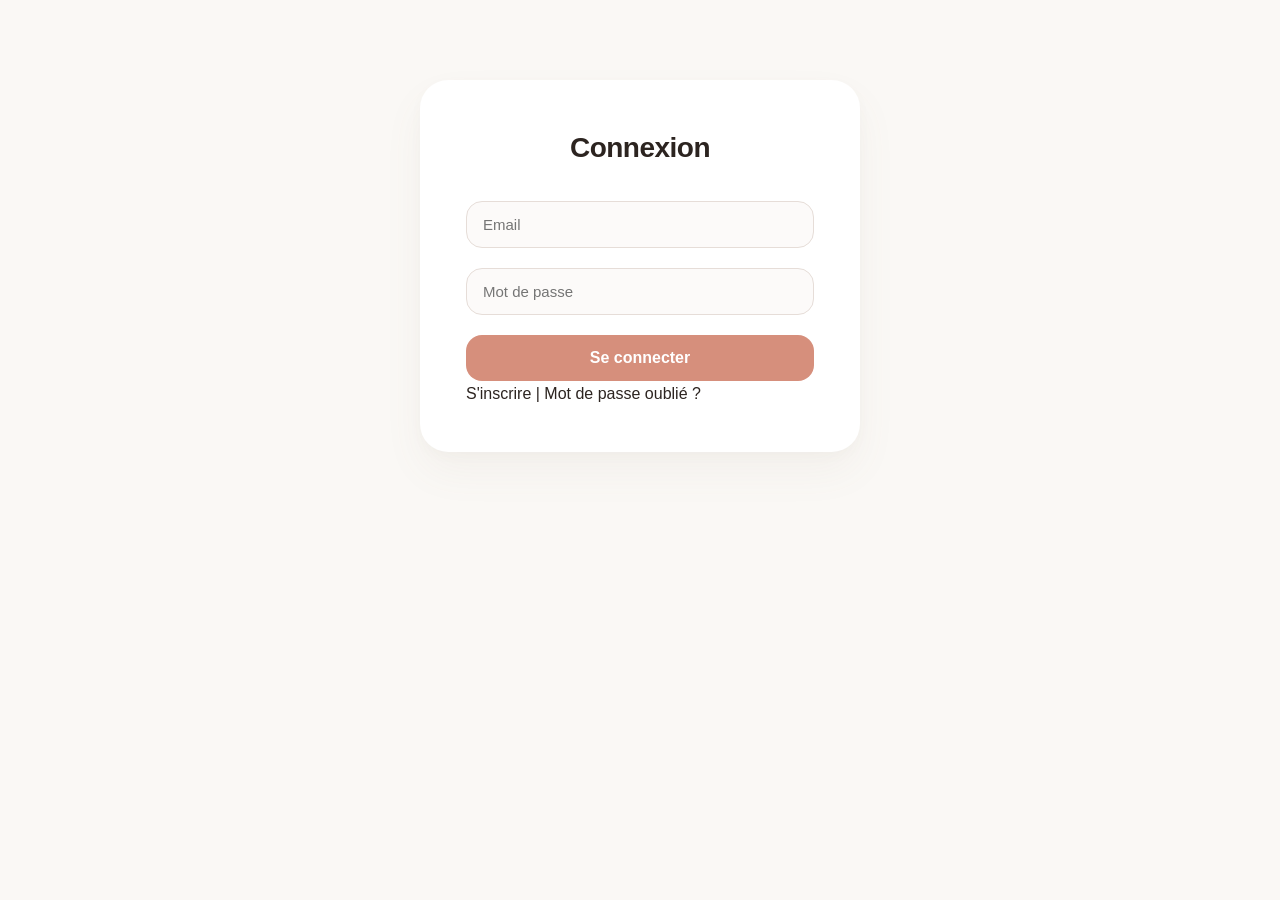
<file: index.html>
<!DOCTYPE html>
<html lang="fr">
<head>
    <meta charset="UTF-8">
    <meta http-equiv="refresh" content="0; url=vues/clients/login.html">
    <title>Redirection vers le réseau social</title>
</head>
<body>
    <p>Redirection vers l'application...</p>
    <a href="vues/clients/login.html">Cliquez ici si la redirection ne fonctionne pas.</a>
</body>
</html>
</file>
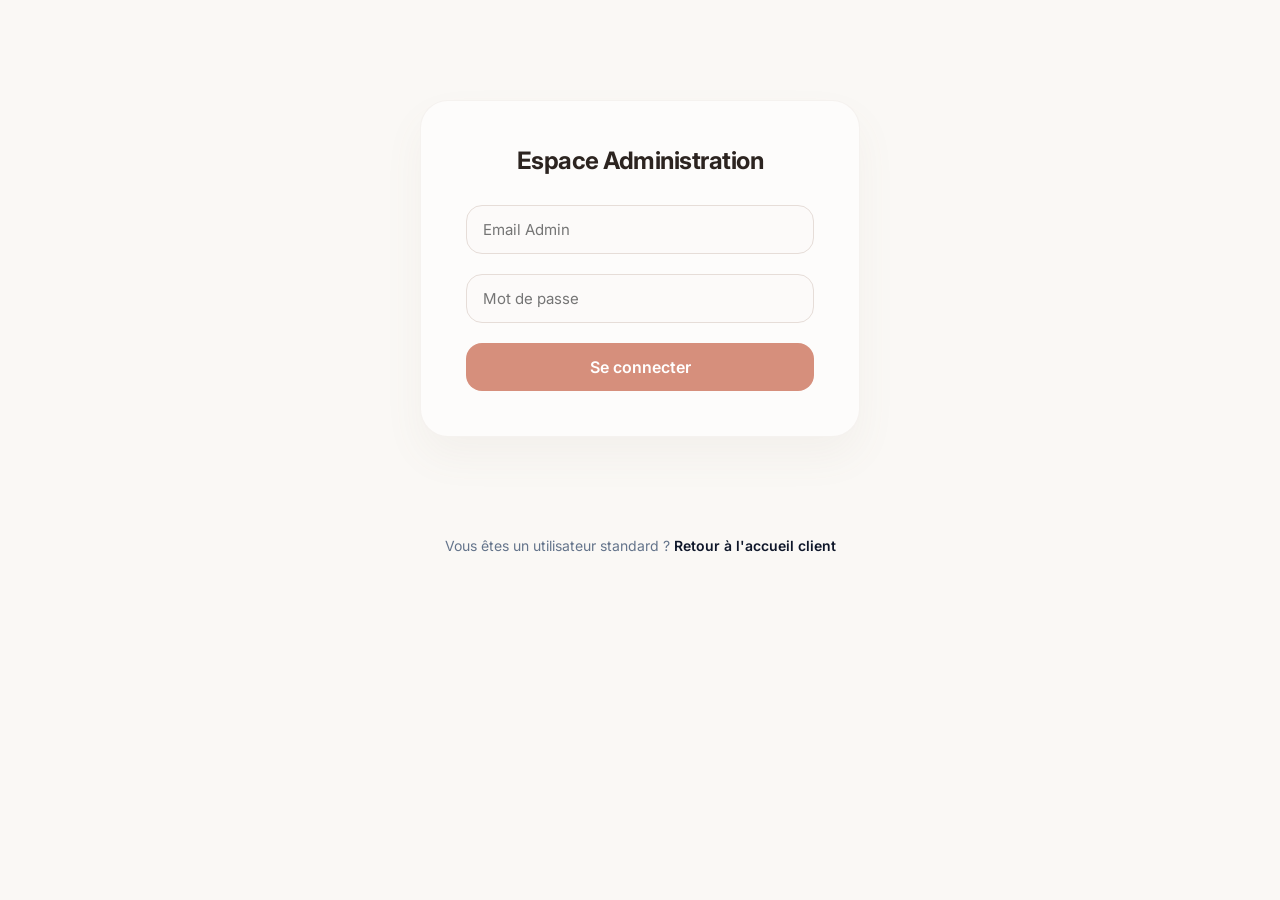
<file: vues/back-office/admin-login.html>
<!DOCTYPE html>
<html lang="fr">
<head>
    <meta charset="UTF-8">
    <title>Back-Office - Connexion</title>
    <link rel="stylesheet" href="../../assets/css/admin.css">
</head>
<body>
    <div class="login-container">
        <h2>Espace Administration</h2>
        <form id="adminLoginForm">
            <input type="email" id="email" placeholder="Email Admin" required>
            <input type="password" id="password" placeholder="Mot de passe" required>
            <button type="submit">Se connecter</button>
        </form>
        <div id="loginMessage" class="message"></div>
    </div>
    <p style="text-align: center; margin-top: 20px; font-size: 14px; color: #64748b;">
        Vous êtes un utilisateur standard ? 
        <a href="../../vues/clients/login.html" style="color: #0f172a; font-weight: 600; text-decoration: none;">Retour à l'accueil client</a>
    </p>
</div>
    <script src="../../assets/js/admin-auth.js"></script>
</body>
</html>
</file>
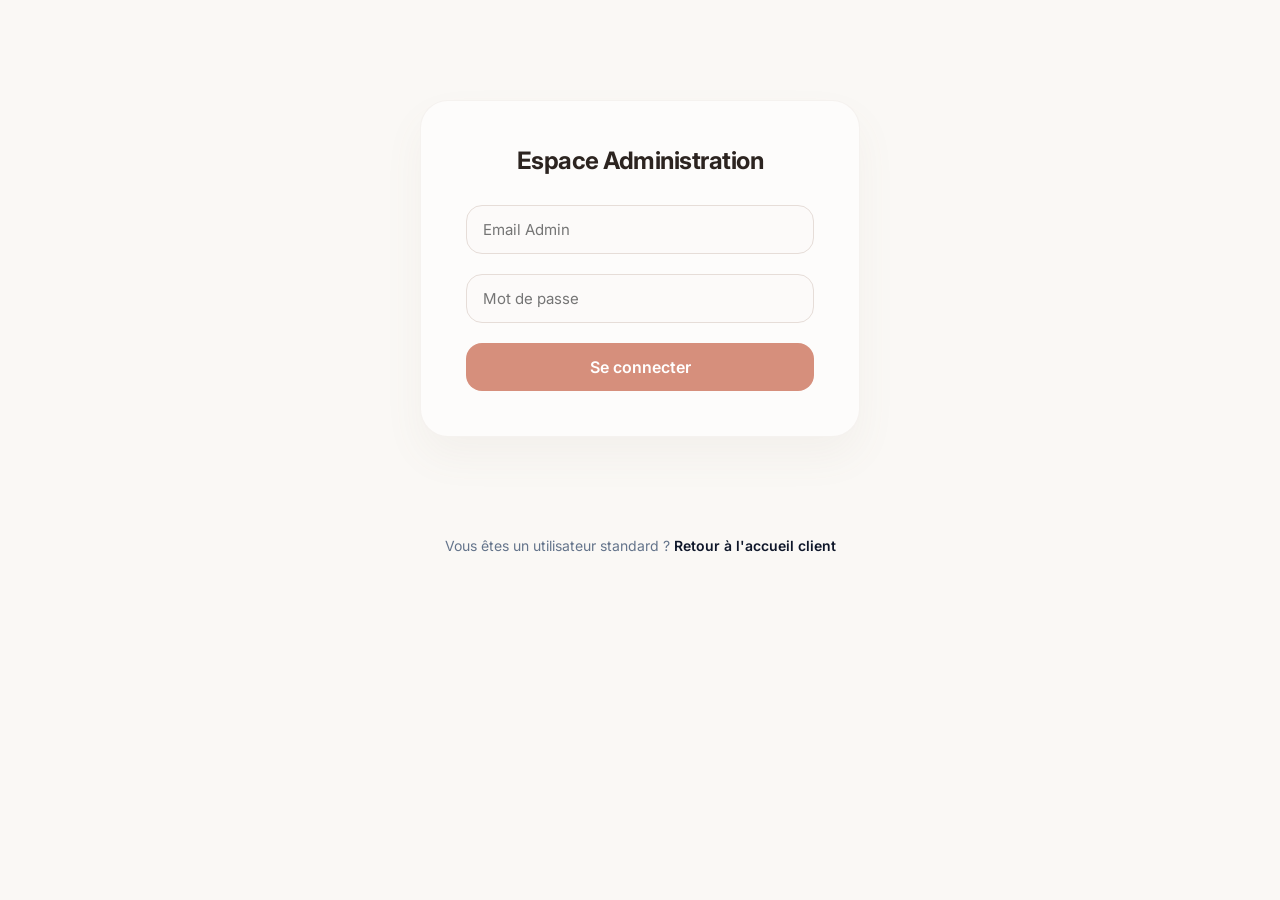
<file: vues/back-office/dashboard.html>
<!DOCTYPE html>
<html lang="fr">
<head>
    <meta charset="UTF-8">
    <title>Dashboard Administration</title>
    <link rel="stylesheet" href="../../assets/css/admin.css">
</head>
<body>
    <div class="admin-container">
        <nav>
            <h2>Panel Admin</h2>
            <a href="../../vues/clients/accueil.html" style="color:#94a3b8; text-decoration: none; font-size: 14px; padding: 5px 10px; border-radius: 8px; transition: 0.2s;">⬅️ Retour à l'accueil</a>
            <div>
                <span id="roleDisplay">Rôle : </span>
                <button id="adminLogoutBtn">Déconnexion</button>
            </div>
        </nav>

        <div class="dashboard">
            <!-- Section Statistiques (Graphiques simples CSS) -->
            <h3>Statistiques Globales</h3>
            <div class="stats-grid" id="statsGrid">
                <div class="stat-box"><h4>Utilisateurs</h4><span id="statUsers">0</span></div>
                <div class="stat-box"><h4>Publications</h4><span id="statPosts">0</span></div>
                <div class="stat-box"><h4>Commentaires</h4><span id="statComments">0</span></div>
                <div class="stat-box"><h4>Messages</h4><span id="statMessages">0</span></div>
            </div>

                            <!-- Section Modération : Gestion des Utilisateurs -->
                <div class="admin-section">
                    <div style="display: flex; justify-content: space-between; align-items: center; margin-bottom: 20px;">
                        <h3 style="margin: 0;">Gestion des Utilisateurs</h3>
                        
                        <!-- Bouton "+" pour ouvrir la pop-up (visible uniquement pour l'admin) -->
                        <button id="openAddStaffBtn" style="display: none; background: #0f172a; color: white; border: none; padding: 8px 16px; border-radius: 30px; font-weight: bold; font-size: 20px; cursor: pointer; transition: 0.2s;">
                            +
                        </button>
                    </div>

                    <!-- Le tableau des utilisateurs -->
                    <table id="usersTable">
                        <thead><tr><th>ID</th><th>Nom</th><th>Email</th><th>Rôle</th><th>Actions</th></tr></thead>
                        <tbody></tbody>
                    </table>
                </div>
                
                <!-- LA POP-UP (MODALE) D'AJOUT DE STAFF (Cachée par défaut) -->
               
                <div id="addStaffModal" style="display: none; position: fixed; top: 0; left: 0; width: 100%; height: 100%; background: rgba(0, 0, 0, 0.5); backdrop-filter: blur(4px); z-index: 9999; justify-content: center; align-items: center;">
                    
                    <div style="background: white; width: 100%; max-width: 450px; padding: 30px; border-radius: 20px; box-shadow: 0 20px 40px rgba(0,0,0,0.2); position: relative;">
                        
                        <!-- Bouton Fermer (X) en haut à droite -->
                        <button id="closeModalBtn" style="position: absolute; top: 15px; right: 20px; background: none; border: none; font-size: 24px; cursor: pointer; color: #64748b;">&times;</button>
                        
                        <h3 style="margin-top: 0; color: #0f172a;">Ajouter un membre du staff</h3>
                        
                        <!-- Formulaire dans la pop-up -->
                        <form id="addStaffForm">
                            <div class="form-group" style="margin-bottom: 15px;">
                                <label style="display: block; font-weight: 500; margin-bottom: 5px; font-size: 14px;">Nom</label>
                                <input type="text" id="new_nom" placeholder="Nom" required style="width: 100%; padding: 10px; border: 1px solid #e2e8f0; border-radius: 10px;">
                            </div>
                            <div class="form-group" style="margin-bottom: 15px;">
                                <label style="display: block; font-weight: 500; margin-bottom: 5px; font-size: 14px;">Prénom</label>
                                <input type="text" id="new_prenom" placeholder="Prénom" required style="width: 100%; padding: 10px; border: 1px solid #e2e8f0; border-radius: 10px;">
                            </div>
                            <div class="form-group" style="margin-bottom: 15px;">
                                <label style="display: block; font-weight: 500; margin-bottom: 5px; font-size: 14px;">Email</label>
                                <input type="email" id="new_email" placeholder="Email" required style="width: 100%; padding: 10px; border: 1px solid #e2e8f0; border-radius: 10px;">
                            </div>
                            <div class="form-group" style="margin-bottom: 20px;">
                                <label style="display: block; font-weight: 500; margin-bottom: 5px; font-size: 14px;">Rôle</label>
                                <select id="new_role" required style="width: 100%; padding: 10px; border: 1px solid #e2e8f0; border-radius: 10px; background: white;">
                                    <option value="moderator">Modérateur</option>
                                    <option value="admin">Administrateur</option>
                                </select>
                            </div>
                            
                            <button type="submit" style="width: 100%; background: #0f172a; color: white; border: none; padding: 12px; border-radius: 10px; cursor: pointer; font-weight: 600; font-size: 16px;">
                                Ajouter
                            </button>
                        </form>
                        
                        <div id="staffMessage" class="message-box" style="margin-top: 15px; padding: 10px; border-radius: 8px; text-align: center; display: none;"></div>
                    </div>
                </div>

            <!-- Section Modération : Gestion des Posts -->
            <div class="admin-section">
                <h3>Gestion des Publications (Modération)</h3>
                <table id="postsTable">
                    <thead><tr><th>Auteur</th><th>Contenu</th><th>Date</th><th>Actions</th></tr></thead>
                    <tbody></tbody>
                </table>
            </div>
        </div>
    </div>
    <script src="../../assets/js/admin-dashboard.js"></script>
    <script src="../../assets/js/admin-logout.js"></script>
</body>
</html>
</file>
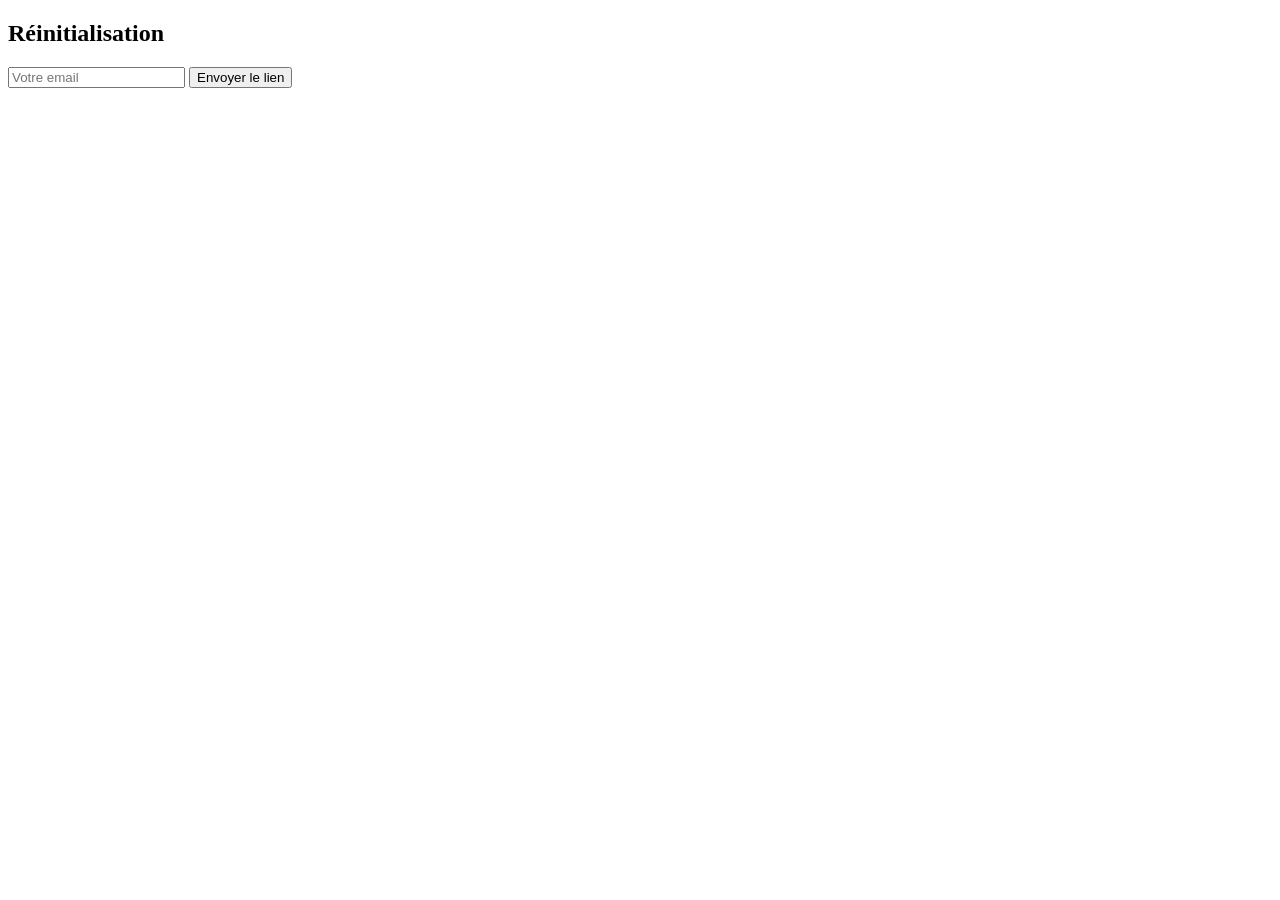
<file: vues/clients/forgot_password.html>
<!DOCTYPE html>
<html>
<head><title>Mot de passe oublié</title></head>
<body>
    <h2>Réinitialisation</h2>
    <form id="forgotForm">
        <input type="email" id="email" placeholder="Votre email" required>
        <button type="submit">Envoyer le lien</button>
    </form>
    <div id="message"></div>
    <script src="../../assets/js/auth.js"></script>
</body>
</html>
</file>
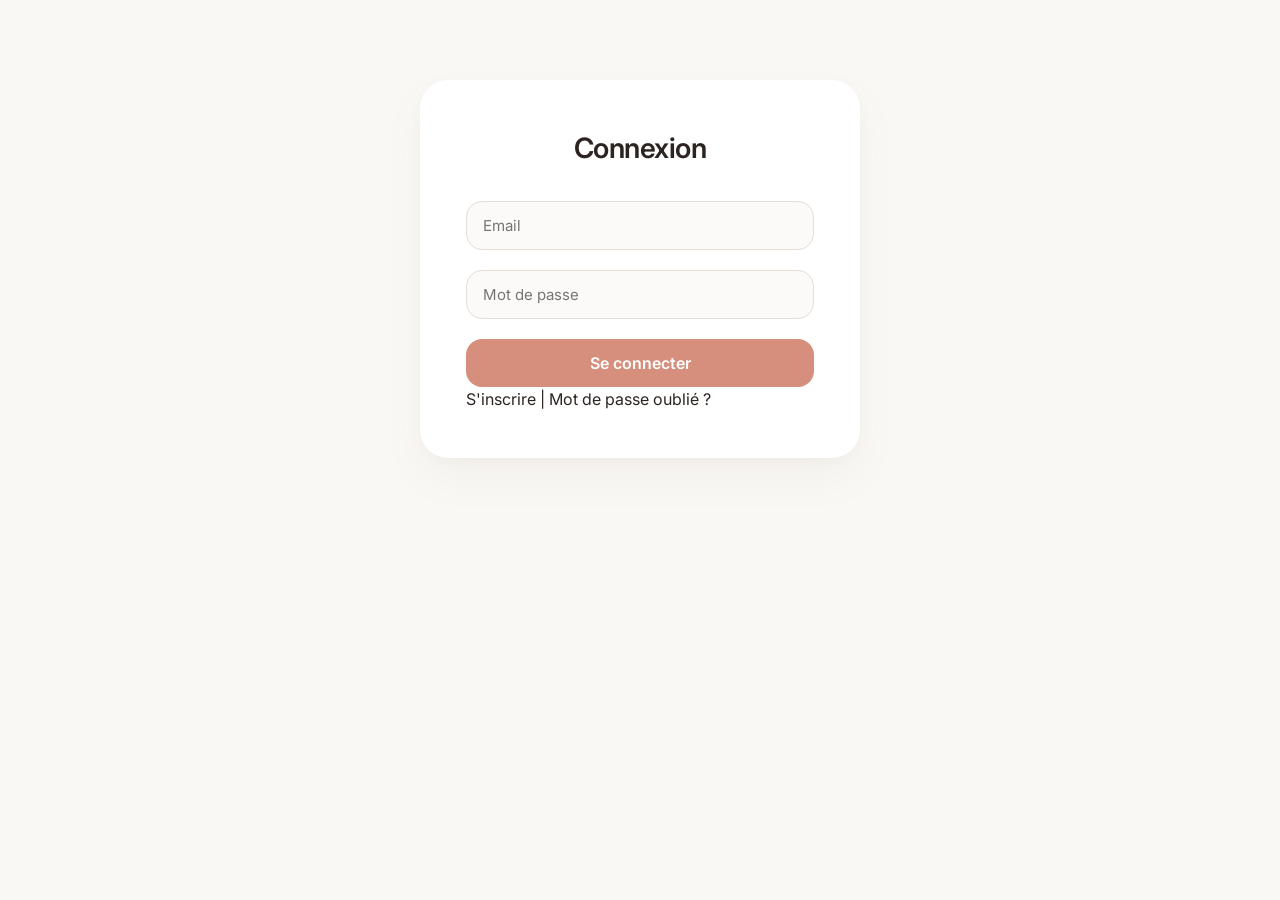
<file: vues/clients/login.html>
<!DOCTYPE html>
<html lang="fr">
<head>
    <meta charset="UTF-8">
    <title>Connexion - Réseau Social</title>
    <link rel="stylesheet" href="../../assets/css/styles.css">
</head>
<body>
    <div class="auth-container">
        <h2>Connexion</h2>
        <form id="loginForm">
            <input type="email" id="email" placeholder="Email" required>
            <input type="password" id="password" placeholder="Mot de passe" required>
            <button type="submit">Se connecter</button>
            <a href="register.html">S'inscrire</a> | <a href="forgot_password.html">Mot de passe oublié ?</a>
        </form>
        <div id="message"></div>
    </div>
    <script src="../../assets/js/auth.js"></script>
</body>
</html>
</file>
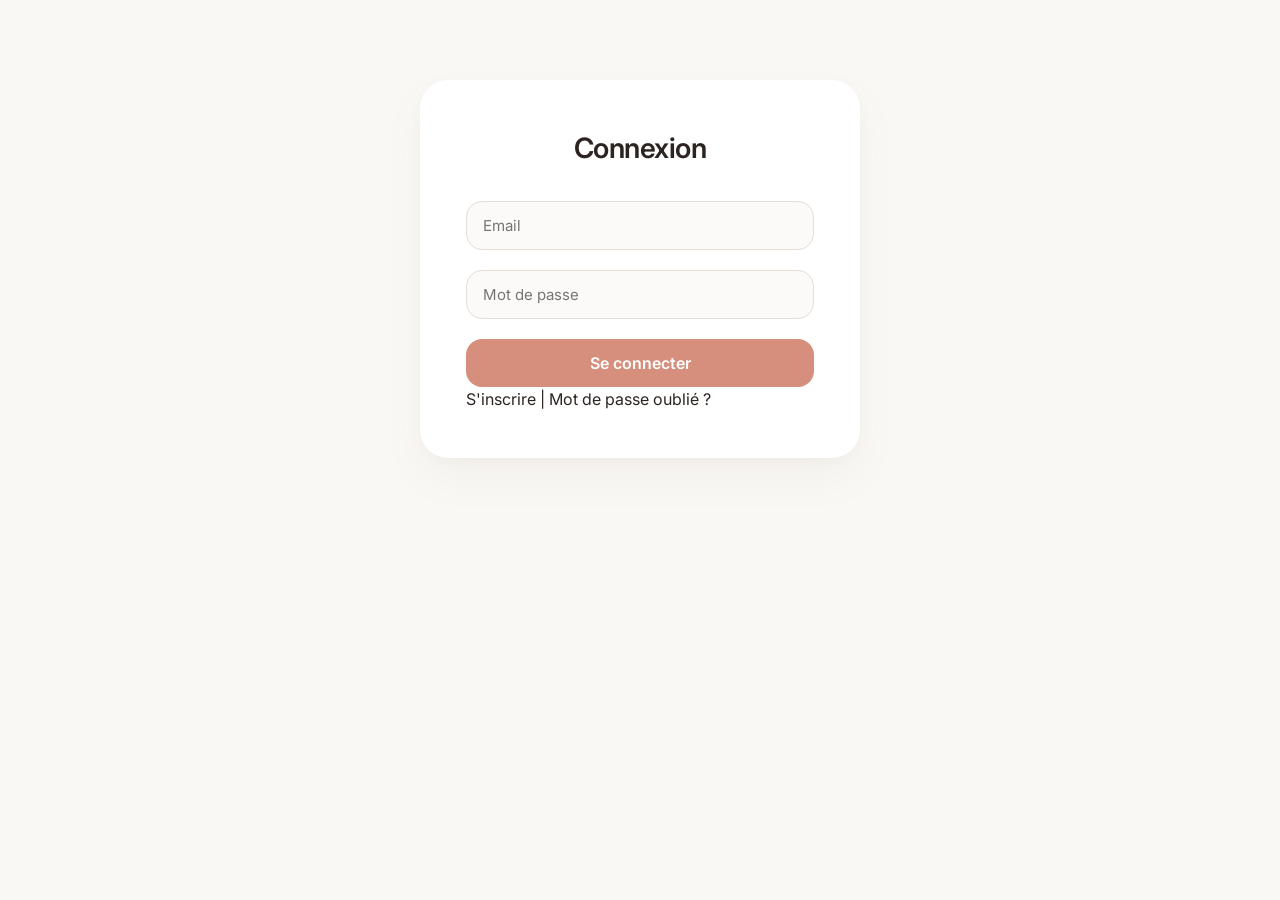
<file: vues/clients/profil.html>
<!DOCTYPE html>
<html lang="fr">
<head>
    <meta charset="UTF-8">
    <title>Mon Profil</title>
    <link rel="stylesheet" href="../../assets/css/styles.css">
</head>
<body>
    <nav>
        <a href="accueil.html">Accueil</a>
        <a href="profil.html">Profil</a>
        <a href="amis.html">Amis</a>
        <a href="chat.html">Chat</a>
        <button id="logoutBtn">Déconnexion</button>
    </nav>

    <div class="container">
        <h2>Modifier mon profil</h2>
        <form id="profileForm" enctype="multipart/form-data">
            <div class="form-group">
                <label>Photo de profil :</label>
                <img id="avatarPreview" src="" alt="Avatar" style="width:100px; height:100px; border-radius:50%;">
                <input type="file" name="avatar" accept="image/*">
            </div>
            <div class="form-group">
                <label>Nom :</label>
                <input type="text" id="nom" name="nom" required>
            </div>
            <div class="form-group">
                <label>Prénom :</label>
                <input type="text" id="prenom" name="prenom" required>
            </div>
            <div class="form-group">
                <label>Bio :</label>
                <textarea id="bio" name="bio"></textarea>
            </div>
            <button type="submit">Enregistrer</button>
        </form>
        <div id="message"></div>
    </div>

    <script src="../../assets/js/profile.js"></script>
    <script src="../../assets/js/logout.js"></script>
</body>
</html>
</file>
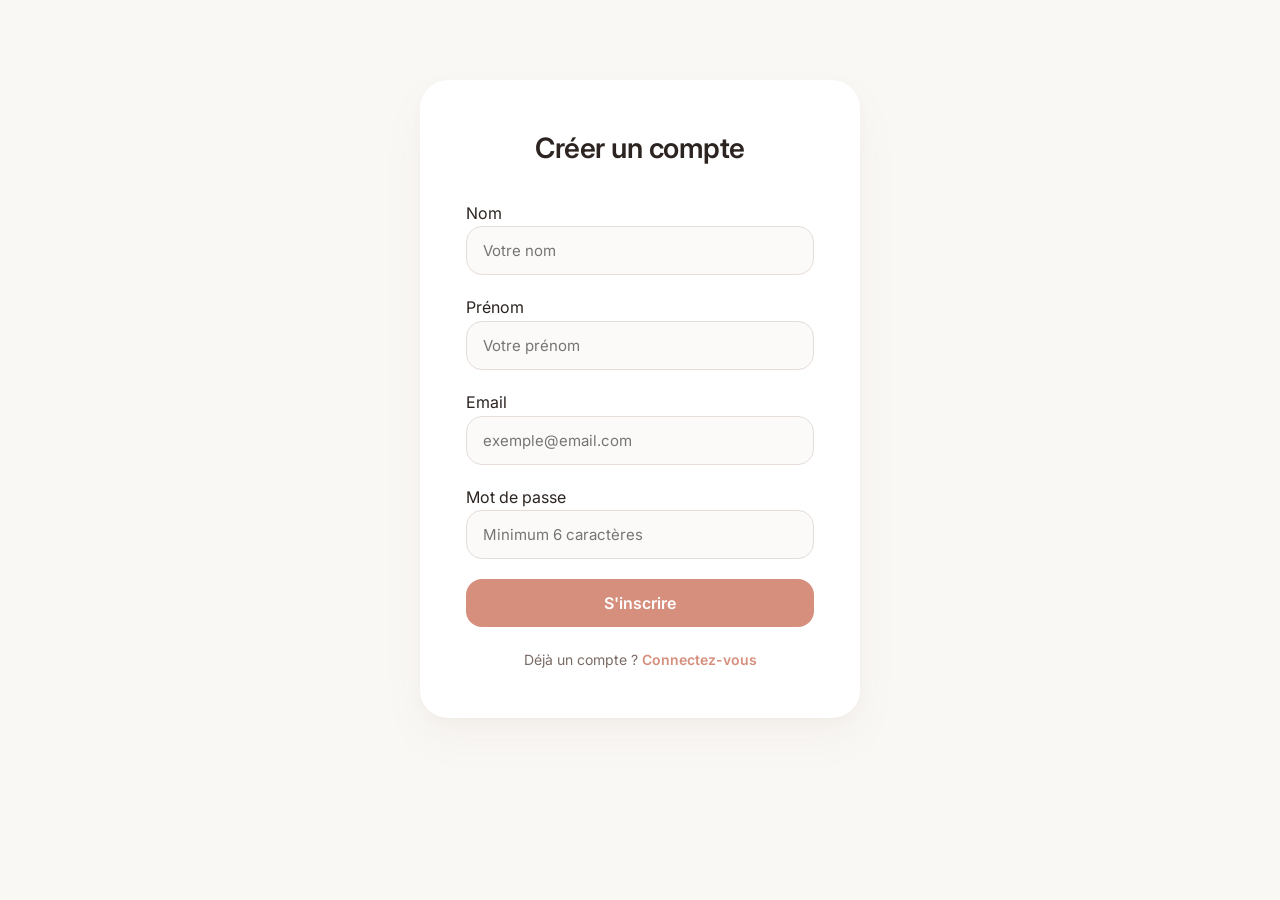
<file: vues/clients/register.html>
<!DOCTYPE html>
<html lang="fr">
<head>
    <meta charset="UTF-8">
    <meta name="viewport" content="width=device-width, initial-scale=1.0">
    <title>Inscription - Réseau Social</title>
    <link rel="stylesheet" href="../../assets/css/styles.css">
</head>
<body>
    <div class="auth-container">
        <h2>Créer un compte</h2>
        
        <form id="registerForm">
            <div class="form-group">
                <label for="nom">Nom</label>
                <input type="text" id="nom" placeholder="Votre nom" required>
            </div>
            
            <div class="form-group">
                <label for="prenom">Prénom</label>
                <input type="text" id="prenom" placeholder="Votre prénom" required>
            </div>
            
            <div class="form-group">
                <label for="email">Email</label>
                <input type="email" id="email" placeholder="exemple@email.com" required>
            </div>
            
            <div class="form-group">
                <label for="password">Mot de passe</label>
                <input type="password" id="password" placeholder="Minimum 6 caractères" required minlength="6">
            </div>

            <button type="submit">S'inscrire</button>
            
            <p class="auth-link">
                Déjà un compte ? <a href="login.html">Connectez-vous</a>
            </p>
        </form>
        
        <!-- Zone d'affichage des messages de succès ou d'erreur -->
        <div id="message" class="message-box"></div>
    </div>
    <script src="../../assets/js/auth.js"></script>
</body>
</html>
</file>
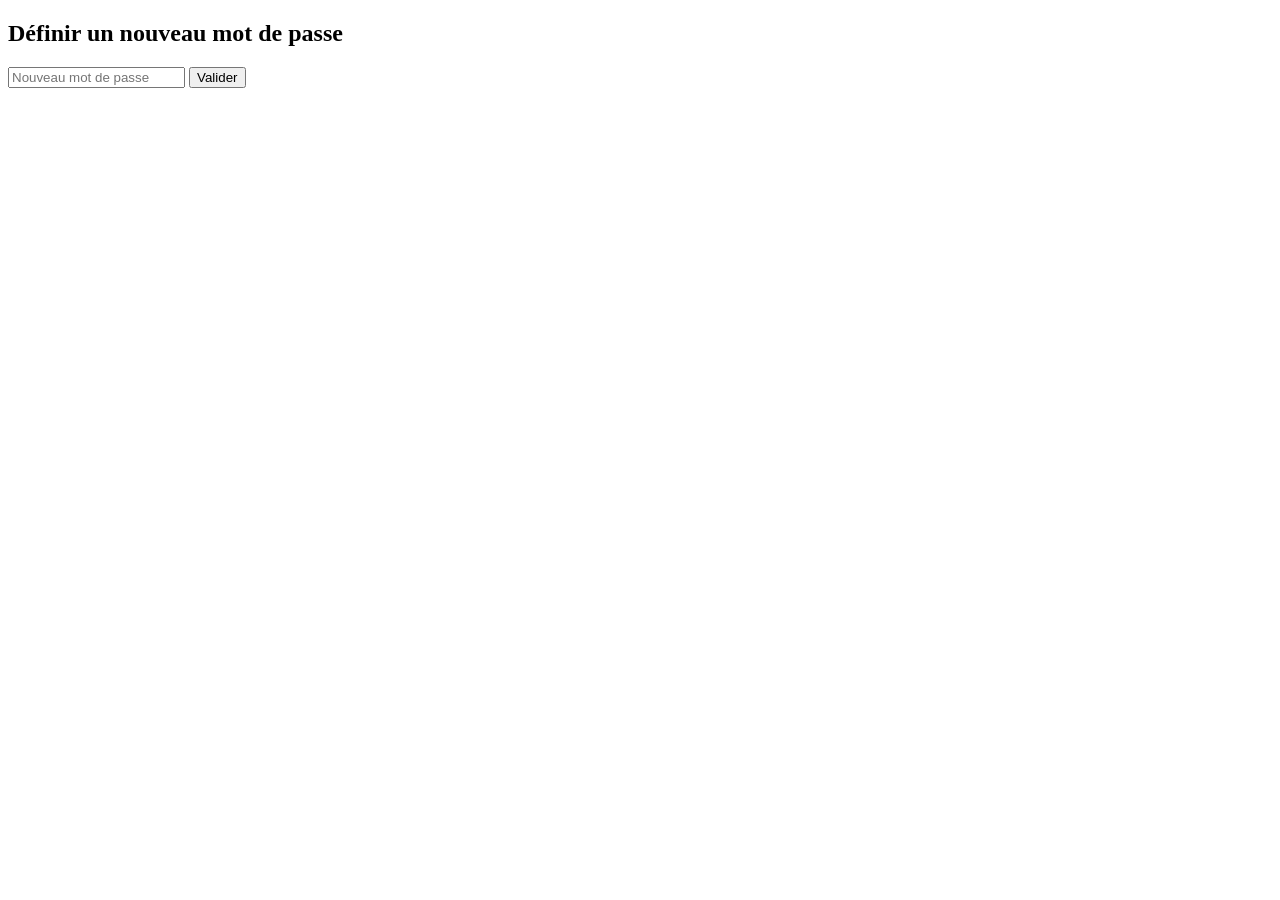
<file: vues/clients/reset_password.html>
<!DOCTYPE html>
<html>
<head><title>Nouveau mot de passe</title></head>
<body>
    <h2>Définir un nouveau mot de passe</h2>
    <form id="resetForm">
        <input type="hidden" id="token" value="">
        <input type="password" id="new_password" placeholder="Nouveau mot de passe" required>
        <button type="submit">Valider</button>
    </form>
    <div id="message"></div>
    <script>
        // Récupérer le token dans l'URL
        const urlParams = new URLSearchParams(window.location.search);
        document.getElementById('token').value = urlParams.get('token');
    </script>
    <script src="../../assets/js/auth.js"></script>
</body>
</html>
</file>
<file: assets/css/admin.css>
@import url('https://fonts.googleapis.com/css2?family=Inter:opsz,wght@14..32,400;14..32,500;14..32,600;14..32,700&display=swap');

* { box-sizing: border-box; margin: 0; padding: 0; font-family: 'Inter', sans-serif; }
body { background: #faf8f5; color: #2c2420; }

/* --- LOGIN ADMIN (harmonisé avec le client) --- */
.login-container {
    background: #fdfcfb; width: 100%; max-width: 440px; margin: 100px auto;
    padding: 45px; border-radius: 28px; box-shadow: 0 20px 40px rgba(140, 120, 110, 0.06); border: 1px solid rgba(200, 180, 170, 0.15);
}
.login-container h2 { text-align: center; margin-bottom: 30px; color: #2c2420; font-size: 24px; letter-spacing: -0.5px; }
.login-container input {
    width: 100%; padding: 14px 16px; margin-bottom: 20px; background: #fcfaf9; border: 1px solid #e6ddd8; border-radius: 16px; font-size: 15px; outline: none; transition: 0.25s;
}
.login-container input:focus { border-color: #d68f7c; box-shadow: 0 0 0 4px rgba(214, 143, 124, 0.08); }
.login-container button {
    width: 100%; padding: 14px; background: #d68f7c; color: white; border: none; border-radius: 16px; font-size: 16px; cursor: pointer; font-weight: 600; transition: 0.25s;
}
.login-container button:hover { background: #c97d69; transform: translateY(-2px); }

/* --- DASHBOARD LAYOUT --- */
.admin-container { display: flex; flex-direction: column; min-height: 100vh; background: #faf8f5; }
.admin-container nav {
    background: #ffffff; color: #2c2420; padding: 18px 40px; display: flex; justify-content: space-between; align-items: center;
    border-bottom: 1px solid #f0e9e5; box-shadow: 0 4px 20px rgba(140, 120, 110, 0.03);
}
.admin-container nav h2 { font-size: 22px; font-weight: 700; letter-spacing: -0.5px; margin: 0; }
.admin-container nav button {
    background: #f3efec; color: #2c2420; border: none; padding: 10px 20px; border-radius: 30px; cursor: pointer; font-weight: 600; transition: 0.25s;
}
.admin-container nav button:hover { background: #e6ddd8; }
.dashboard { padding: 30px 40px; }

/* --- STATISTIQUES --- */
.stats-grid {
    display: grid; grid-template-columns: repeat(auto-fit, minmax(180px, 1fr)); gap: 20px; margin-bottom: 40px;
}
.stat-box {
    background: #fdfcfb; padding: 24px; border-radius: 20px; text-align: center; 
    box-shadow: 0 4px 16px rgba(140, 120, 110, 0.04); border: 1px solid rgba(200, 180, 170, 0.15);
}
.stat-box h4 { color: #7a6b64; margin-bottom: 8px; font-size: 13px; text-transform: uppercase; letter-spacing: 1px; font-weight: 600; }
.stat-box span { display: block; font-size: 32px; font-weight: 700; color: #2c2420; }

/* --- TABLES DE MODÉRATION --- */
.admin-section { 
    background: #fdfcfb; padding: 28px; border-radius: 24px; margin-bottom: 30px; 
    box-shadow: 0 4px 16px rgba(140, 120, 110, 0.04); border: 1px solid rgba(200, 180, 170, 0.15);
}
.admin-section h3 { margin-bottom: 20px; color: #2c2420; font-weight: 600; font-size: 18px; }
table { width: 100%; border-collapse: collapse; font-size: 14px; }
th { background: #fcfaf9; text-align: left; padding: 16px; border-bottom: 2px solid #f0e9e5; color: #5a4c45; font-weight: 600; }
td { padding: 16px; border-bottom: 1px solid #f5f0ed; color: #3d332e; vertical-align: middle; }

/* --- BOUTONS ADMIN --- */
.btn-danger { background: #fcf3f1; color: #8f4d3c; border: none; padding: 8px 18px; border-radius: 30px; cursor: pointer; font-weight: 600; transition: 0.25s; }
.btn-danger:hover { background: #fae1dc; }

.btn-success { background: #f3faf6; color: #3b6b50; border: none; padding: 8px 18px; border-radius: 30px; cursor: pointer; font-weight: 600; transition: 0.25s; margin-left: 6px; }
.btn-success:hover { background: #d9efe4; }

.role-badge { 
    padding: 4px 14px; border-radius: 30px; font-size: 12px; font-weight: 600; display: inline-block;
    background: #f3efec; color: #5a4c45;
}
.role-badge.admin { background: #fcf3f1; color: #8f4d3c; }
.role-badge.moderator { background: #fbf6e8; color: #8f7d3c; }
</file>
<file: assets/css/styles.css>
/* --- IMPORT POLICE (Optionnel: si vous n'avez pas Inter, le navigateur utilisera sa police par défaut) --- */
@import url('https://fonts.googleapis.com/css2?family=Inter:opsz,wght@14..32,300;14..32,400;14..32,500;14..32,600;14..32,700&display=swap');

/* --- RESET & GLOBAL --- */
* { 
    box-sizing: border-box; 
    margin: 0; 
    padding: 0; 
    font-family: 'Inter', -apple-system, BlinkMacSystemFont, "Segoe UI", Roboto, sans-serif; 
}
body { 
    background-color: #faf8f5; /* Beige crémeux très doux */
    color: #2c2420; /* Marron foncé/gris pour la douceur */
    line-height: 1.6;
    -webkit-font-smoothing: antialiased;
}

/* --- TYPOGRAPHIE & TEXTES --- */
h1, h2, h3, h4 { font-weight: 600; color: #2c2420; letter-spacing: -0.3px; }
a { text-decoration: none; color: inherit; transition: all 0.25s ease; }

/* --- NAVIGATION (Overlay transparent / Ivoire) --- */
nav {
    background: rgba(253, 252, 251, 0.92);
    backdrop-filter: blur(14px);
    -webkit-backdrop-filter: blur(14px);
    height: 72px;
    display: flex;
    align-items: center;
    justify-content: space-between;
    padding: 0 40px;
    position: sticky;
    top: 0;
    z-index: 1000;
    border-bottom: 1px solid rgba(200, 180, 170, 0.15);
    box-shadow: 0 4px 20px rgba(140, 120, 110, 0.04);
}
nav a {
    color: #5a4c45;
    font-weight: 500;
    padding: 8px 18px;
    border-radius: 30px;
}
nav a:hover { background: rgba(214, 143, 124, 0.10); color: #2c2420; }
nav button {
    background: #d68f7c; /* Saumon doux */
    color: #fff; 
    border: none; 
    padding: 10px 24px; 
    border-radius: 30px;
    cursor: pointer; 
    font-weight: 600; 
    transition: all 0.25s ease;
    box-shadow: 0 4px 8px rgba(214, 143, 124, 0.15);
}
nav button:hover { 
    background: #c97d69; 
    transform: translateY(-2px); 
    box-shadow: 0 6px 12px rgba(214, 143, 124, 0.25);
}

/* --- AUTHENTIFICATION --- */
.auth-container {
    background: #ffffff; width: 100%; max-width: 440px; margin: 80px auto;
    padding: 45px; border-radius: 28px; 
    box-shadow: 0 20px 40px rgba(140, 120, 110, 0.06), 0 4px 12px rgba(140, 120, 110, 0.03);
    border: 1px solid rgba(255, 255, 255, 0.8);
}
.auth-container h2 { color: #2c2420; text-align: center; margin-bottom: 30px; font-size: 28px; letter-spacing: -0.5px; }
.auth-container input {
    width: 100%; padding: 14px 16px; margin-bottom: 20px;
    background: #fcfaf9; border: 1px solid #e6ddd8; border-radius: 16px; font-size: 15px; outline: none; transition: 0.25s;
}
.auth-container input:focus { border-color: #d68f7c; background: #fff; box-shadow: 0 0 0 4px rgba(214, 143, 124, 0.08); }
.auth-container button {
    width: 100%; padding: 14px; background-color: #d68f7c; color: white;
    border: none; border-radius: 16px; font-weight: 600; font-size: 16px; cursor: pointer; transition: 0.25s;
}
.auth-container button:hover { background: #c97d69; transform: translateY(-2px); }
.auth-link { text-align: center; margin-top: 22px; font-size: 14px; color: #7a6b64; }
.auth-link a { color: #d68f7c; font-weight: 600; }
.auth-link a:hover { color: #c97d69; }
.message-box {
    margin-top: 20px; padding: 12px; border-radius: 12px; text-align: center; font-size: 14px; display: none;
}
.message-box.error { display: block; background: #fcf3f1; color: #8f4d3c; border: 1px solid #fae1dc; }
.message-box.success { display: block; background: #f3faf6; color: #3b6b50; border: 1px solid #d9efe4; }

/* --- CONTAINER GLOBAL --- */
.container { max-width: 740px; margin: 40px auto; padding: 0 20px; }

/* --- CRÉATION DE POST --- */
.create-post-box {
    background: #fdfcfb; padding: 28px; border-radius: 24px; 
    box-shadow: 0 8px 24px rgba(140, 120, 110, 0.04); margin-bottom: 30px; 
    border: 1px solid rgba(200, 180, 170, 0.15);
}
.create-post-box textarea {
    width: 100%; height: 70px; border: none; resize: none; font-size: 16px; outline: none; color: #2c2420; background: transparent;
}
.create-post-box textarea::placeholder { color: #9a8a82; }
.create-post-box input[type="file"] { margin-top: 12px; font-size: 14px; color: #7a6b64; }
.create-post-box button {
    margin-top: 15px; padding: 10px 28px; background: #d68f7c; color: white; border: none; border-radius: 30px; cursor: pointer; font-weight: 500; transition: 0.25s;
}
.create-post-box button:hover { background: #c97d69; transform: translateY(-2px); }

/* --- CARTE DE POST --- */
.post-card {
    background: #fdfcfb; border-radius: 24px; padding: 28px; margin-bottom: 30px;
    box-shadow: 0 8px 24px rgba(140, 120, 110, 0.04); border: 1px solid rgba(200, 180, 170, 0.15);
    transition: transform 0.25s ease, box-shadow 0.25s ease;
}
.post-card:hover { transform: translateY(-4px); box-shadow: 0 12px 32px rgba(140, 120, 110, 0.08); }
.post-header { display: flex; align-items: center; gap: 16px; margin-bottom: 16px; }
.avatar { width: 50px; height: 50px; border-radius: 50%; object-fit: cover; border: 2px solid #f3efec; }
.post-header strong { font-size: 16px; color: #2c2420; }
.post-header small { color: #9a8a82; font-size: 13px; }
.post-content p { margin: 14px 0; font-size: 16px; line-height: 1.6; color: #3d332e; }
.post-image { width: 100%; max-height: 450px; object-fit: cover; border-radius: 18px; margin-top: 14px; }
.post-actions { display: flex; gap: 24px; border-top: 1px solid #f0e9e5; padding-top: 18px; margin-top: 18px; }
.post-actions button {
    background: transparent; border: none; cursor: pointer; font-size: 14px; color: #7a6b64; 
    display: flex; align-items: center; gap: 8px; font-weight: 500; transition: 0.25s;
}
.post-actions button:hover { color: #2c2420; }
.active-like { color: #d68f7c !important; font-weight: 600; }
.active-dislike { color: #d68f7c !important; font-weight: 600; opacity: 0.7; }

/* --- COMMENTAIRES --- */
.comments-section { margin-top: 20px; border-top: 1px solid #f0e9e5; padding-top: 18px; }
.comment-item { display: flex; gap: 14px; margin-bottom: 16px; background: #fcfaf9; padding: 14px; border-radius: 16px; }
.mini-avatar { width: 36px; height: 36px; border-radius: 50%; object-fit: cover; }
.comment-item strong { font-size: 14px; color: #2c2420; }
.comment-item p { margin: 4px 0; font-size: 14px; color: #3d332e; }
.comment-item small { font-size: 12px; color: #9a8a82; }
.add-comment-box { display: flex; gap: 12px; margin-top: 14px; }
.add-comment-box input { flex: 1; padding: 12px 18px; background: #fcfaf9; border: 1px solid #e6ddd8; border-radius: 30px; outline: none; transition: 0.25s; }
.add-comment-box input:focus { border-color: #d68f7c; background: #fff; }
.add-comment-box button { background: #d68f7c; color: white; border: none; padding: 10px 24px; border-radius: 30px; cursor: pointer; font-weight: 500; transition: 0.25s; }
.add-comment-box button:hover { background: #c97d69; }

/* --- PROFIL --- */
#profileForm { background: #fdfcfb; padding: 36px; border-radius: 24px; box-shadow: 0 8px 24px rgba(140, 120, 110, 0.04); border: 1px solid rgba(200, 180, 170, 0.15); }
#profileForm .form-group { margin-bottom: 22px; }
#profileForm label { display: block; font-weight: 500; margin-bottom: 8px; color: #5a4c45; font-size: 14px; }
#profileForm input, #profileForm textarea {
    width: 100%; padding: 14px 18px; background: #fcfaf9; border: 1px solid #e6ddd8; border-radius: 16px; font-size: 15px; transition: 0.25s; outline: none;
}
#profileForm input:focus, #profileForm textarea:focus { border-color: #d68f7c; background: #fff; }
#profileForm textarea { height: 110px; resize: vertical; }
#avatarPreview { margin-bottom: 18px; border-radius: 50%; border: 3px solid #f3efec; box-shadow: 0 4px 12px rgba(140, 120, 110, 0.06); }

/* --- GESTION AMIS --- */
.user-row {
    display: flex; align-items: center; justify-content: space-between;
    background: #fdfcfb; padding: 18px 22px; border-radius: 18px; margin-bottom: 14px; 
    box-shadow: 0 4px 12px rgba(140, 120, 110, 0.03); border: 1px solid rgba(200, 180, 170, 0.12);
}
.user-row span { flex: 1; margin-left: 18px; font-weight: 500; color: #2c2420; }
.friend-action {
    padding: 8px 18px; border: none; border-radius: 30px; cursor: pointer; font-weight: 500; 
    transition: 0.25s; margin-left: 8px; background: #f3efec; color: #2c2420;
}
.friend-action:hover { background: #e6ddd8; }

/* --- CHAT INTERFACE --- */
.chat-container { 
    display: flex; height: 82vh; max-width: 1000px; margin: 40px auto; 
    background: #fdfcfb; border-radius: 28px; overflow: hidden; 
    box-shadow: 0 20px 40px rgba(140, 120, 110, 0.06); border: 1px solid rgba(200, 180, 170, 0.15);
}
.chat-container .sidebar { width: 320px; border-right: 1px solid #f0e9e5; display: flex; flex-direction: column; background: #fcfaf9; }
.chat-container .sidebar h3 { padding: 28px; margin: 0; border-bottom: 1px solid #f0e9e5; font-size: 18px; color: #2c2420; }
#contactsList { overflow-y: auto; flex: 1; padding: 10px; }
.contact-item {
    padding: 14px 18px; display: flex; align-items: center; gap: 16px; cursor: pointer; 
    border-radius: 16px; transition: 0.25s; margin-bottom: 6px;
}
.contact-item:hover, .contact-item.active { background: #f3efec; }
.contact-item img { width: 46px; height: 46px; border-radius: 50%; object-fit: cover; }
.chat-container .chat-box { flex: 1; display: flex; flex-direction: column; background: #faf8f5; }
#chatHeader { padding: 28px; border-bottom: 1px solid #f0e9e5; font-weight: 600; font-size: 18px; background: #fff; color: #2c2420; }
#messagesContainer {
    flex: 1; padding: 28px; overflow-y: auto; display: flex; flex-direction: column; gap: 14px;
}
.msg-sent { align-self: flex-end; background: #d68f7c; color: white; padding: 14px 22px; border-radius: 24px 24px 4px 24px; max-width: 70%; font-size: 15px; box-shadow: 0 4px 8px rgba(214, 143, 124, 0.15); }
.msg-received { align-self: flex-start; background: #f3efec; color: #2c2420; padding: 14px 22px; border-radius: 24px 24px 24px 4px; max-width: 70%; font-size: 15px; }
.message-input-box {
    display: none; padding: 24px; border-top: 1px solid #f0e9e5; background: #fff; gap: 14px; align-items: center;
}
.message-input-box input { flex: 1; padding: 14px 22px; background: #fcfaf9; border: 1px solid #e6ddd8; border-radius: 30px; outline: none; font-size: 15px; transition: 0.25s; }
.message-input-box input:focus { border-color: #d68f7c; }
.message-input-box button { background: #d68f7c; color: white; border: none; padding: 12px 30px; border-radius: 30px; cursor: pointer; font-weight: 500; transition: 0.25s; }
.message-input-box button:hover { background: #c97d69; }
</file>
